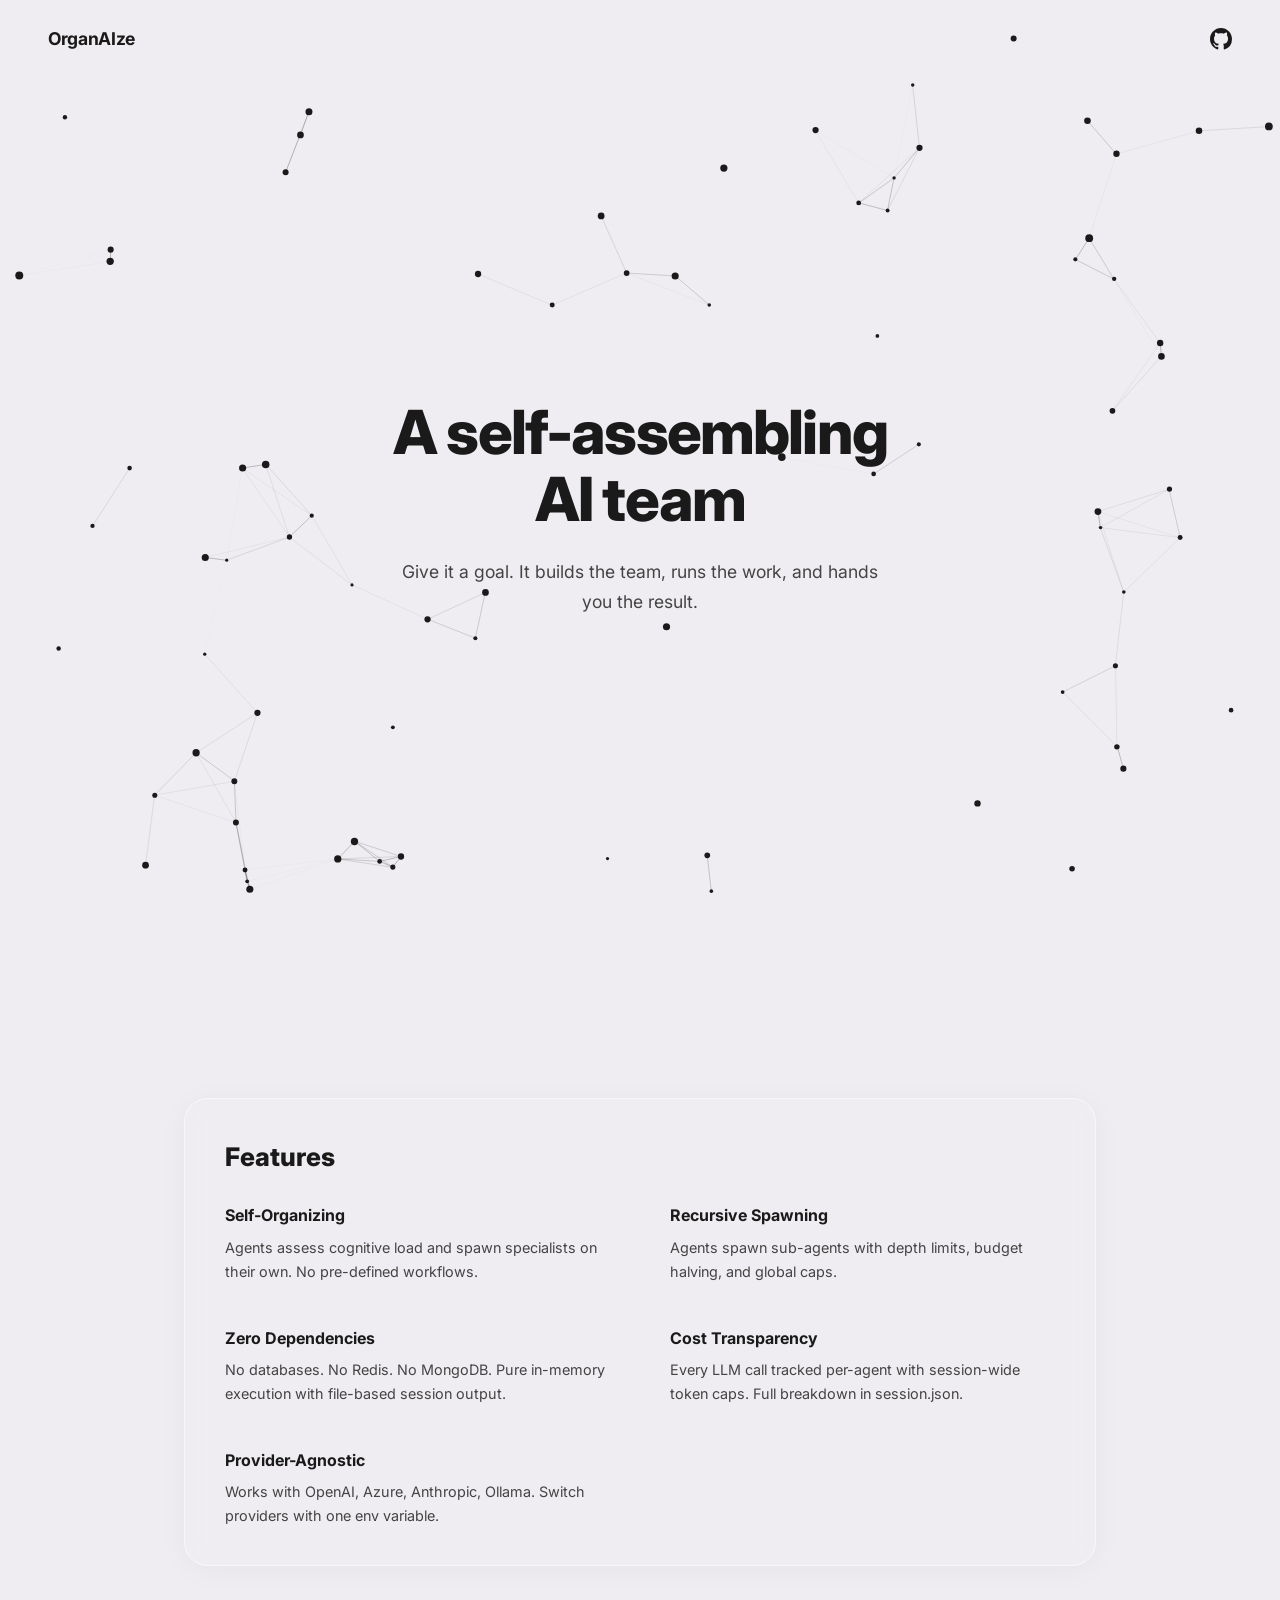
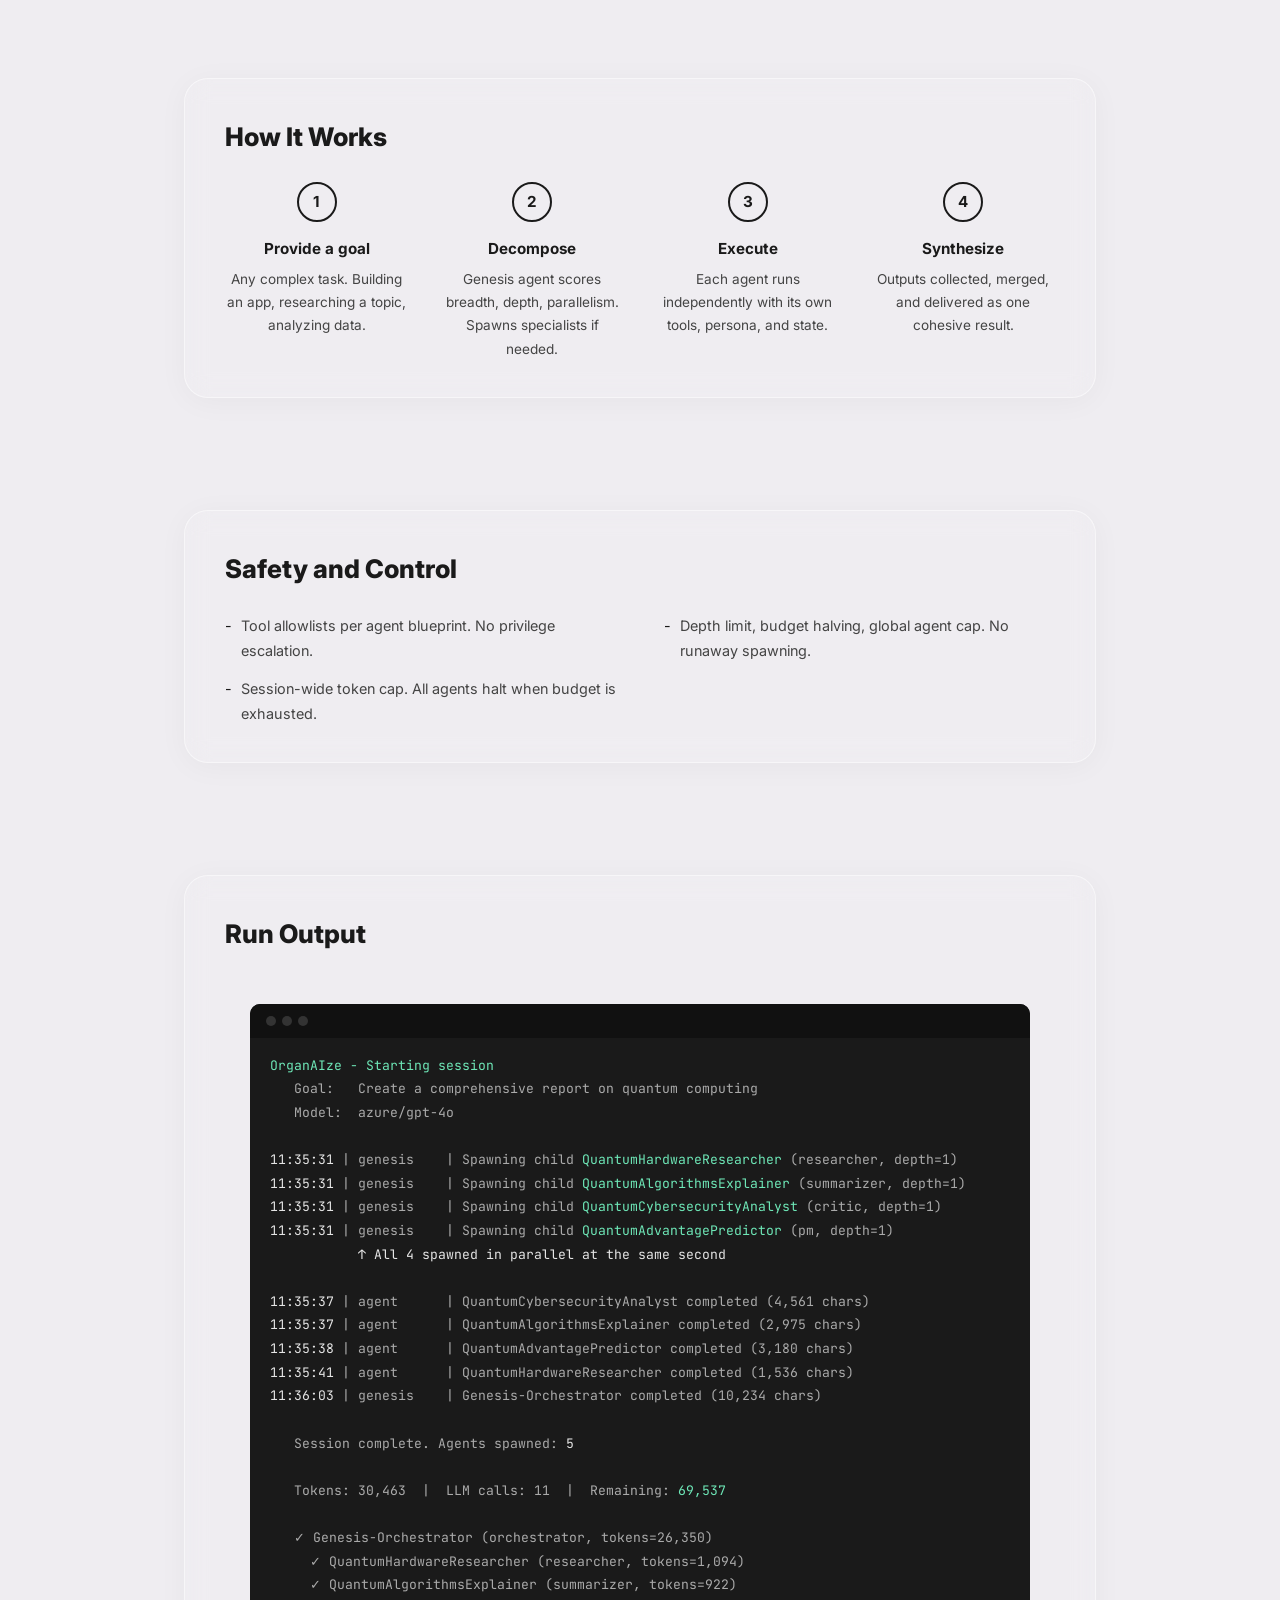
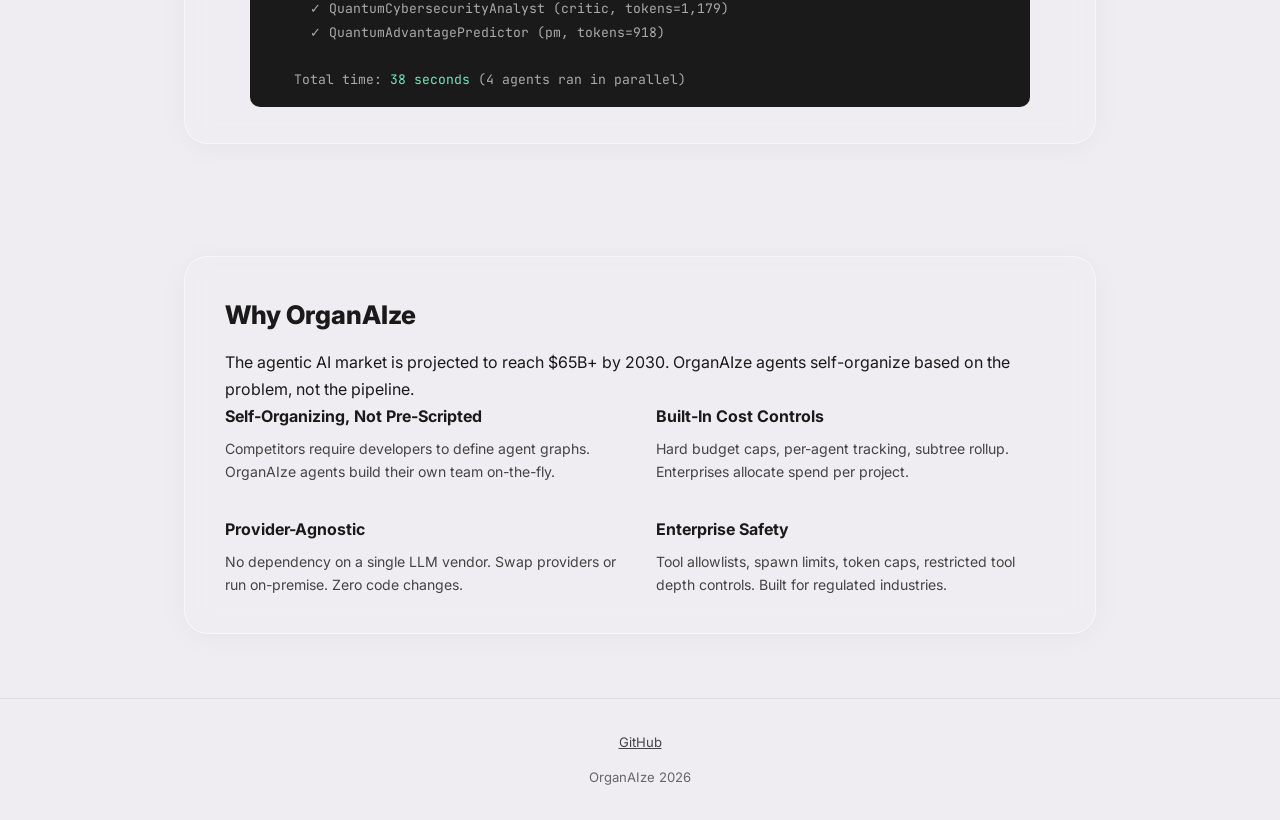
<file: docs/index.html>
<!DOCTYPE html>
<html lang="en">
<head>
<meta charset="UTF-8">
<meta name="viewport" content="width=device-width, initial-scale=1.0">
<title>OrganAIze</title>
<link rel="stylesheet" href="style.css">
<link href="https://fonts.googleapis.com/css2?family=Inter:wght@400;500;600;700;800&family=JetBrains+Mono:wght@400;500&display=swap" rel="stylesheet">
</head>
<body>

<nav>
  <div class="logo">OrganAIze</div>
  <a href="https://github.com/akashchekka/OrganAIze" aria-label="GitHub" style="color:#1a1a1a;display:flex"><svg width="22" height="22" viewBox="0 0 16 16" fill="currentColor"><path d="M8 0C3.58 0 0 3.58 0 8c0 3.54 2.29 6.53 5.47 7.59.4.07.55-.17.55-.38 0-.19-.01-.82-.01-1.49-2.01.37-2.53-.49-2.69-.94-.09-.23-.48-.94-.82-1.13-.28-.15-.68-.52-.01-.53.63-.01 1.08.58 1.23.82.72 1.21 1.87.87 2.33.66.07-.52.28-.87.51-1.07-1.78-.2-3.64-.89-3.64-3.95 0-.87.31-1.59.82-2.15-.08-.2-.36-1.02.08-2.12 0 0 .67-.21 2.2.82.64-.18 1.32-.27 2-.27.68 0 1.36.09 2 .27 1.53-1.04 2.2-.82 2.2-.82.44 1.1.16 1.92.08 2.12.51.56.82 1.27.82 2.15 0 3.07-1.87 3.75-3.65 3.95.29.25.54.73.54 1.48 0 1.07-.01 1.93-.01 2.2 0 .21.15.46.55.38A8.013 8.013 0 0016 8c0-4.42-3.58-8-8-8z"/></svg></a>
</nav>

<!-- Hero -->
<section class="hero">
  <div class="container">
    <div class="hero-left">
      <h1>A self-assembling<br>AI team</h1>
      <p>Give it a goal. It builds the team, runs the work, and hands you the result.</p>
    </div>
  </div>
</section>

<!-- Particle canvas (full page background) -->
<canvas id="particle-canvas"></canvas>

<!-- Features -->
<section id="features">
  <div class="container">
    <div class="glass">
    <h2 class="section-heading">Features</h2>
    <div class="features">
      <div class="feature">
        <h3>Self-Organizing</h3>
        <p>Agents assess cognitive load and spawn specialists on their own. No pre-defined workflows.</p>
      </div>
      <div class="feature">
        <h3>Recursive Spawning</h3>
        <p>Agents spawn sub-agents with depth limits, budget halving, and global caps.</p>
      </div>
      <div class="feature">
        <h3>Zero Dependencies</h3>
        <p>No databases. No Redis. No MongoDB. Pure in-memory execution with file-based session output.</p>
      </div>
      <div class="feature">
        <h3>Cost Transparency</h3>
        <p>Every LLM call tracked per-agent with session-wide token caps. Full breakdown in session.json.</p>
      </div>
      <div class="feature">
        <h3>Provider-Agnostic</h3>
        <p>Works with OpenAI, Azure, Anthropic, Ollama. Switch providers with one env variable.</p>
      </div>
    </div>
    </div>
  </div>
</section>

<!-- How It Works -->
<section id="how">
  <div class="container">
    <div class="glass">
    <h2 class="section-heading">How It Works</h2>
    <div class="steps">
      <div>
        <div class="step-num">1</div>
        <h3>Provide a goal</h3>
        <p>Any complex task. Building an app, researching a topic, analyzing data.</p>
      </div>
      <div>
        <div class="step-num">2</div>
        <h3>Decompose</h3>
        <p>Genesis agent scores breadth, depth, parallelism. Spawns specialists if needed.</p>
      </div>
      <div>
        <div class="step-num">3</div>
        <h3>Execute</h3>
        <p>Each agent runs independently with its own tools, persona, and state.</p>
      </div>
      <div>
        <div class="step-num">4</div>
        <h3>Synthesize</h3>
        <p>Outputs collected, merged, and delivered as one cohesive result.</p>
      </div>
    </div>
    </div>
  </div>
</section>

<!-- Safety -->
<section id="safety">
  <div class="container">
    <div class="glass">
    <h2 class="section-heading">Safety and Control</h2>
    <ul class="safety-list">
      <li>Tool allowlists per agent blueprint. No privilege escalation.</li>
      <li>Session-wide token cap. All agents halt when budget is exhausted.</li>
      <li>Depth limit, budget halving, global agent cap. No runaway spawning.</li>
    </ul>
    </div>
  </div>
</section>

<!-- Run Output -->
<section id="demo">
  <div class="container">
    <div class="glass">
    <h2 class="section-heading">Run Output</h2>
    <div class="terminal" style="max-width:780px">
      <div class="terminal-bar"><span></span><span></span><span></span></div>
      <div class="terminal-body" style="white-space:pre;overflow-x:auto"><span class="g">OrganAIze - Starting session</span>
   Goal:   Create a comprehensive report on quantum computing
   Model:  azure/gpt-4o

<span class="w">11:35:31</span> | genesis    | Spawning child <span class="g">QuantumHardwareResearcher</span> (researcher, depth=1)
<span class="w">11:35:31</span> | genesis    | Spawning child <span class="g">QuantumAlgorithmsExplainer</span> (summarizer, depth=1)
<span class="w">11:35:31</span> | genesis    | Spawning child <span class="g">QuantumCybersecurityAnalyst</span> (critic, depth=1)
<span class="w">11:35:31</span> | genesis    | Spawning child <span class="g">QuantumAdvantagePredictor</span> (pm, depth=1)
           <span class="w">&#8593; All 4 spawned in parallel at the same second</span>

<span class="w">11:35:37</span> | agent      | QuantumCybersecurityAnalyst completed (4,561 chars)
<span class="w">11:35:37</span> | agent      | QuantumAlgorithmsExplainer completed (2,975 chars)
<span class="w">11:35:38</span> | agent      | QuantumAdvantagePredictor completed (3,180 chars)
<span class="w">11:35:41</span> | agent      | QuantumHardwareResearcher completed (1,536 chars)
<span class="w">11:36:03</span> | genesis    | Genesis-Orchestrator completed (10,234 chars)

   Session complete. Agents spawned: <span class="w">5</span>

   Tokens: 30,463  |  LLM calls: 11  |  Remaining: <span class="g">69,537</span>

   <span class=\"g\">&#10003;</span> <span class=\"w\">Genesis-Orchestrator</span> (orchestrator, tokens=26,350)
     <span class=\"g\">&#10003;</span> QuantumHardwareResearcher (researcher, tokens=1,094)
     <span class=\"g\">&#10003;</span> QuantumAlgorithmsExplainer (summarizer, tokens=922)
     <span class=\"g\">&#10003;</span> QuantumCybersecurityAnalyst (critic, tokens=1,179)
     <span class=\"g\">&#10003;</span> QuantumAdvantagePredictor (pm, tokens=918)

   Total time: <span class="g">38 seconds</span> (4 agents ran in parallel)</div>
    </div>
    </div>
  </div>
</section>

<!-- Investors -->
<section id="investors">
  <div class="container">
    <div class="glass">
    <h2 class="section-heading" style="margin-bottom:12px">Why OrganAIze</h2>
    <p class="section-subtitle">The agentic AI market is projected to reach $65B+ by 2030. OrganAIze agents self-organize based on the problem, not the pipeline.</p>
    <div class="investor-grid">
      <div class="inv-card">
        <h3>Self-Organizing, Not Pre-Scripted</h3>
        <p>Competitors require developers to define agent graphs. OrganAIze agents build their own team on-the-fly.</p>
      </div>
      <div class="inv-card">
        <h3>Built-In Cost Controls</h3>
        <p>Hard budget caps, per-agent tracking, subtree rollup. Enterprises allocate spend per project.</p>
      </div>
      <div class="inv-card">
        <h3>Provider-Agnostic</h3>
        <p>No dependency on a single LLM vendor. Swap providers or run on-premise. Zero code changes.</p>
      </div>
      <div class="inv-card">
        <h3>Enterprise Safety</h3>
        <p>Tool allowlists, spawn limits, token caps, restricted tool depth controls. Built for regulated industries.</p>
      </div>
    </div>

    </div>
  </div>
</section>

<footer>
  <a href="https://github.com/akashchekka/OrganAIze">GitHub</a>
  <p style="margin-top:12px">OrganAIze 2026</p>
</footer>

<script>
(function(){
  var c=document.getElementById('particle-canvas');
  if(!c)return;
  var ctx=c.getContext('2d');
  var mouse={x:null,y:null,radius:40};
  var particles=[];
  var count=80;
  var linkDist=100;

  function resize(){
    c.width=window.innerWidth;
    c.height=window.innerHeight;
  }
  resize();
  window.addEventListener('resize',resize);

  document.addEventListener('mousemove',function(e){
    mouse.x=e.clientX;
    mouse.y=e.clientY;
  });
  document.addEventListener('mouseleave',function(){mouse.x=null;mouse.y=null;});

  function Particle(){
    this.ox=Math.random()*c.width;
    this.oy=Math.random()*c.height;
    this.x=this.ox;
    this.y=this.oy;
    this.vx=0;
    this.vy=0;
    this.r=Math.random()*2.5+1.5;
    // Gentle ambient drift
    this.driftAngle=Math.random()*Math.PI*2;
    this.driftSpeed=Math.random()*.15+.05;
    this.driftRadius=Math.random()*15+8;
    this.driftPhase=Math.random()*Math.PI*2;
  }
  Particle.prototype.update=function(t){
    // Ambient drift around original position
    this.driftPhase+=.02;
    var driftX=Math.cos(this.driftPhase+this.driftAngle)*this.driftRadius;
    var driftY=Math.sin(this.driftPhase*0.7+this.driftAngle)*this.driftRadius;
    var targetX=this.ox+driftX;
    var targetY=this.oy+driftY;

    // Always drift
    this.vx+=(targetX-this.x)*.05;
    this.vy+=(targetY-this.y)*.05;

    // Push away from mouse
    if(mouse.x!==null){
      var dx=this.x-mouse.x;
      var dy=this.y-mouse.y;
      var dist=Math.sqrt(dx*dx+dy*dy);
      if(dist<mouse.radius){
        var force=(mouse.radius-dist)/mouse.radius*1.2;
        this.vx+=dx/dist*force;
        this.vy+=dy/dist*force;
      }
    }

    this.vx*=.85;
    this.vy*=.85;
    this.x+=this.vx;
    this.y+=this.vy;
  };
  Particle.prototype.draw=function(){
    ctx.beginPath();
    ctx.arc(this.x,this.y,this.r,0,Math.PI*2);
    ctx.fillStyle='rgba(26,26,26,1)';
    ctx.fill();
  };

  for(var i=0;i<count;i++) particles.push(new Particle());

  function animate(){
    ctx.clearRect(0,0,c.width,c.height);
    for(var i=0;i<particles.length;i++){
      particles[i].update();
      particles[i].draw();
      for(var j=i+1;j<particles.length;j++){
        var dx=particles[i].x-particles[j].x;
        var dy=particles[i].y-particles[j].y;
        var dist=Math.sqrt(dx*dx+dy*dy);
        if(dist<linkDist){
          ctx.beginPath();
          ctx.moveTo(particles[i].x,particles[i].y);
          ctx.lineTo(particles[j].x,particles[j].y);
          ctx.strokeStyle='rgba(26,26,26,'+(0.4*(1-dist/linkDist))+')';
          ctx.lineWidth=.8;
          ctx.stroke();
        }
      }
    }
    requestAnimationFrame(animate);
  }
  animate();
})();
</script>

</body>
</html>
</file>
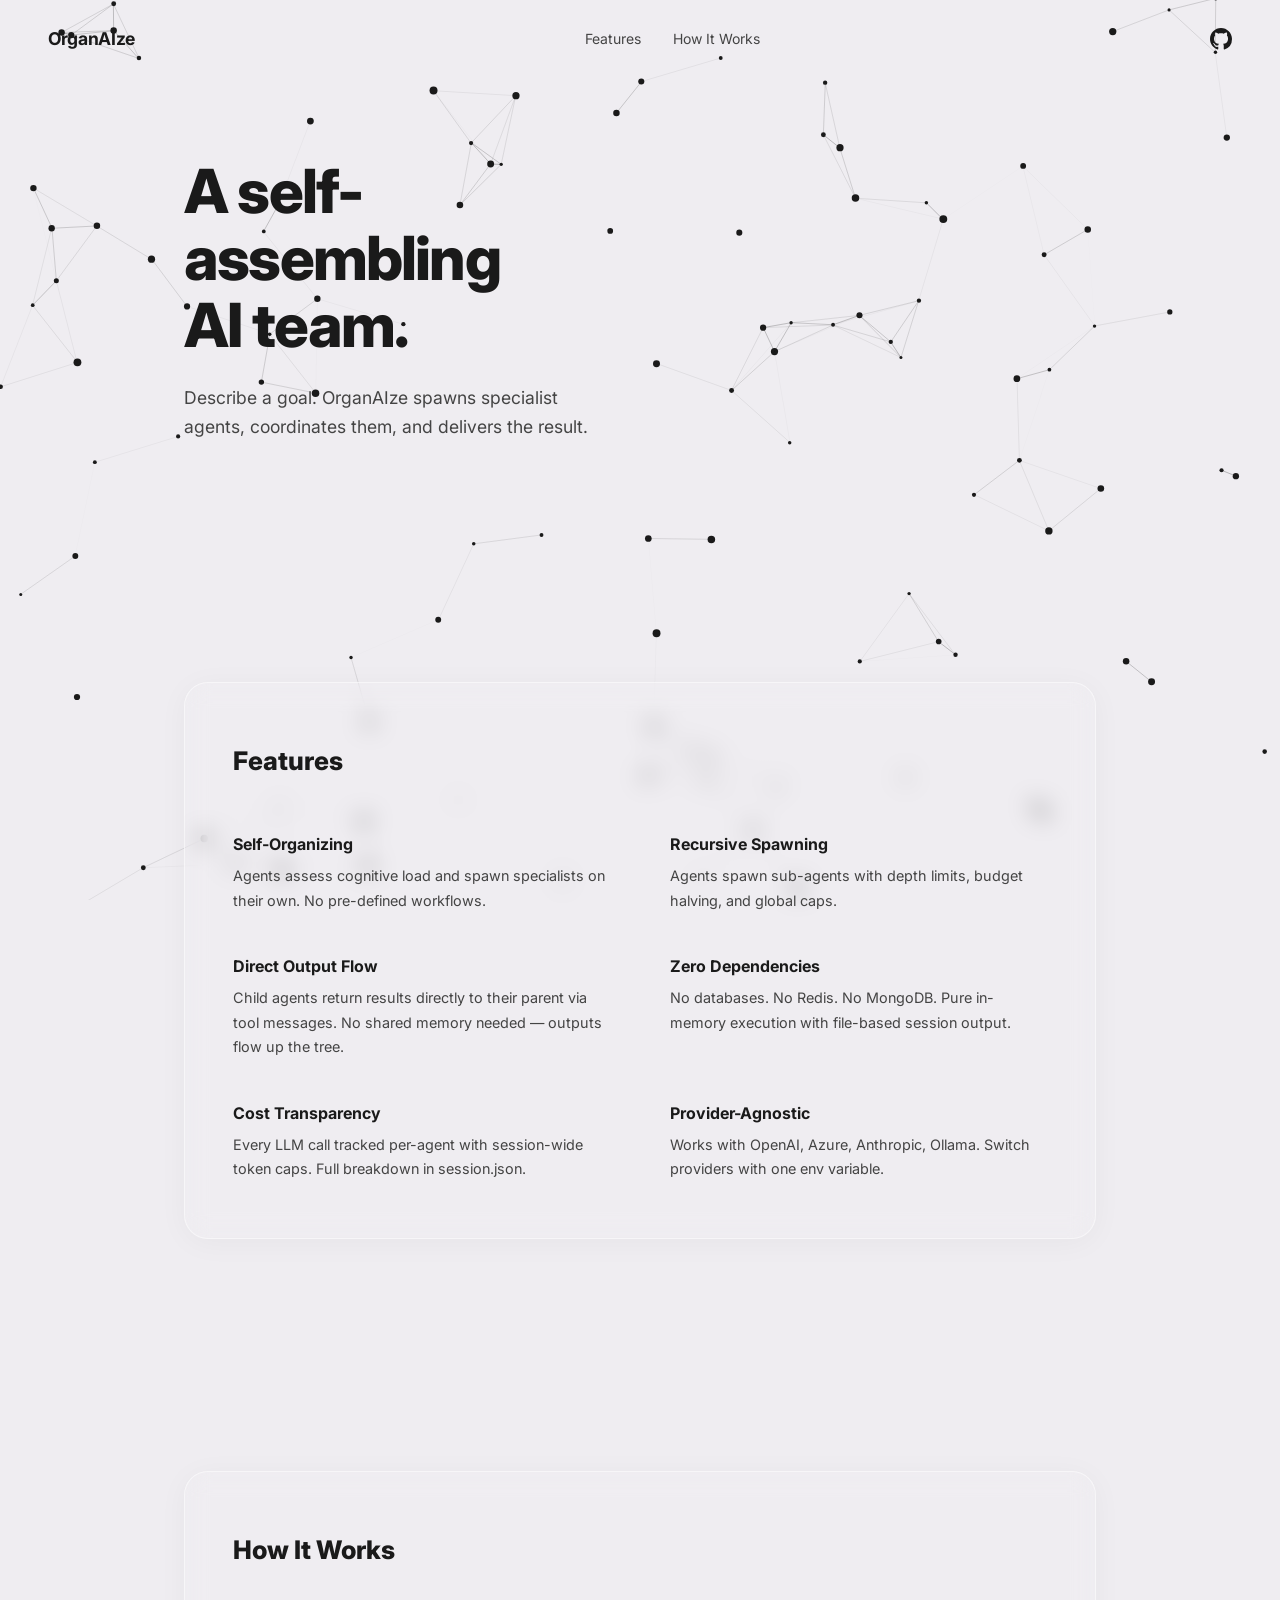
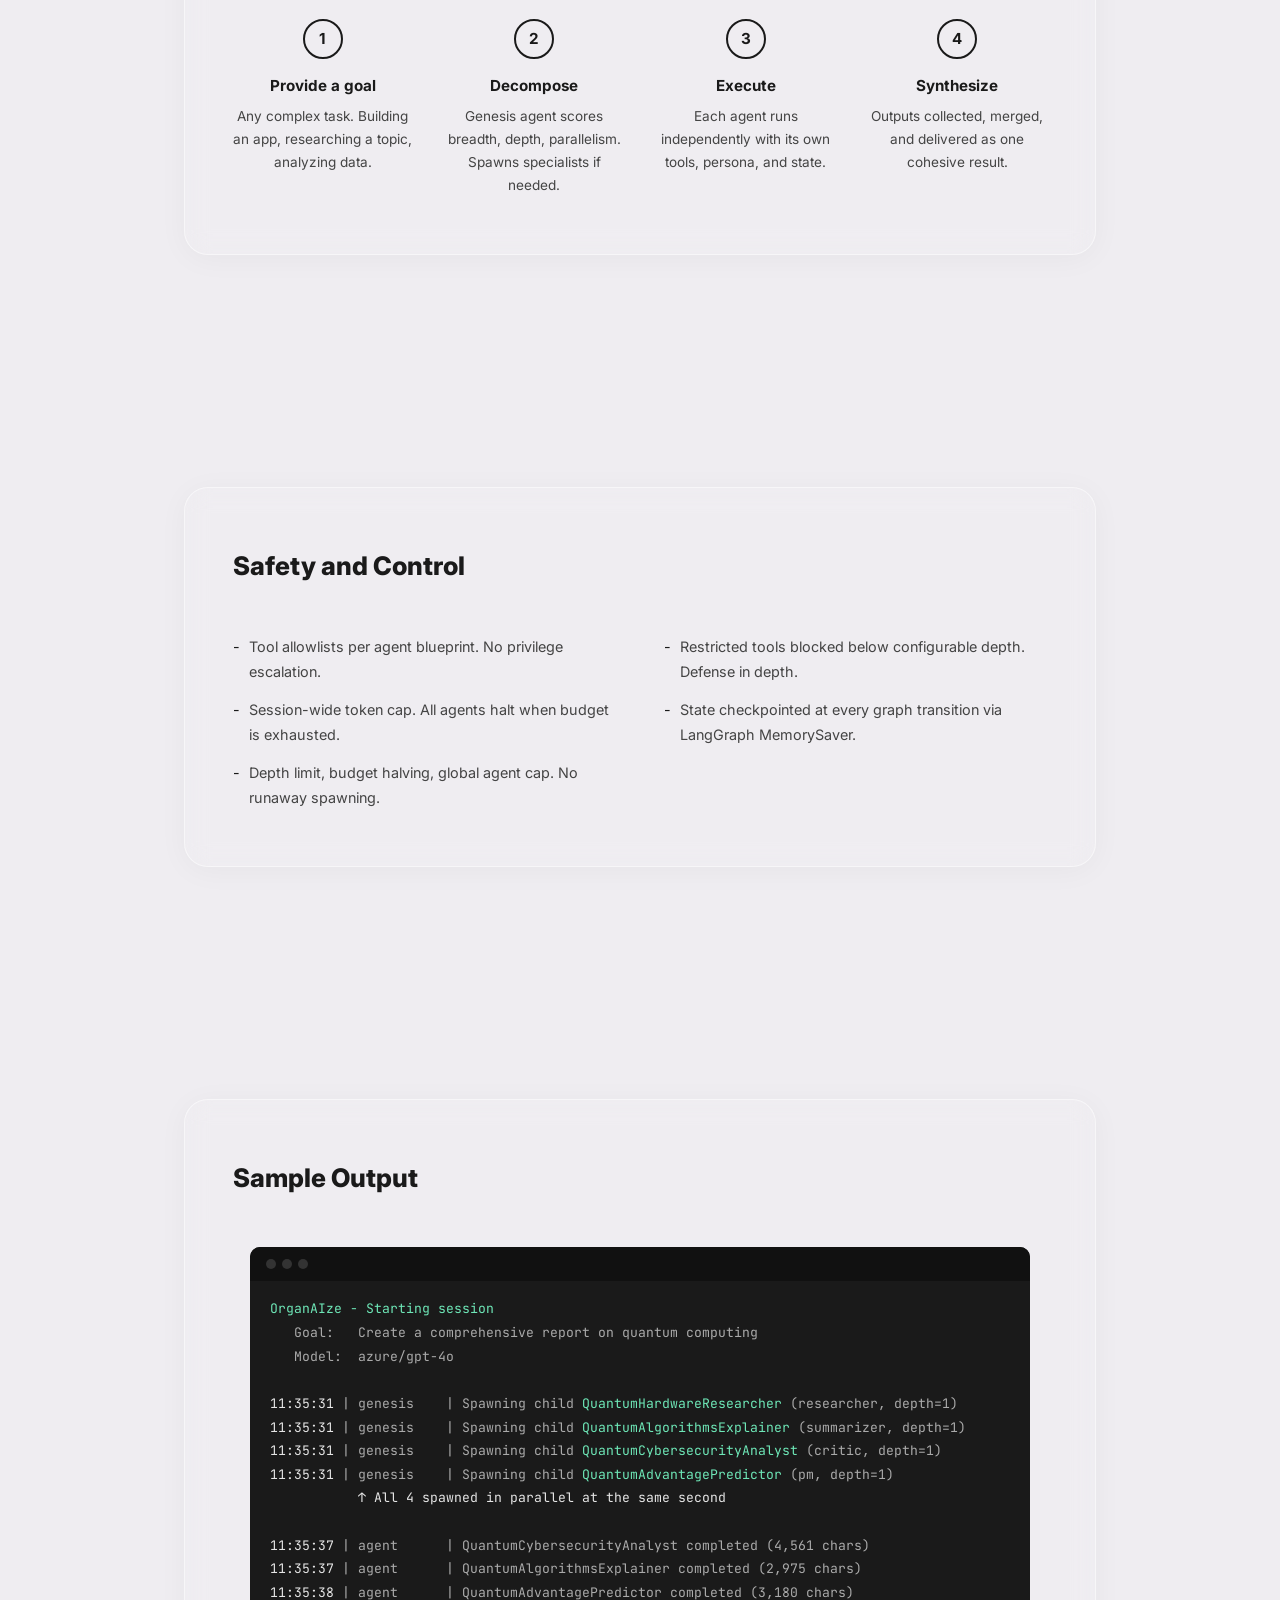
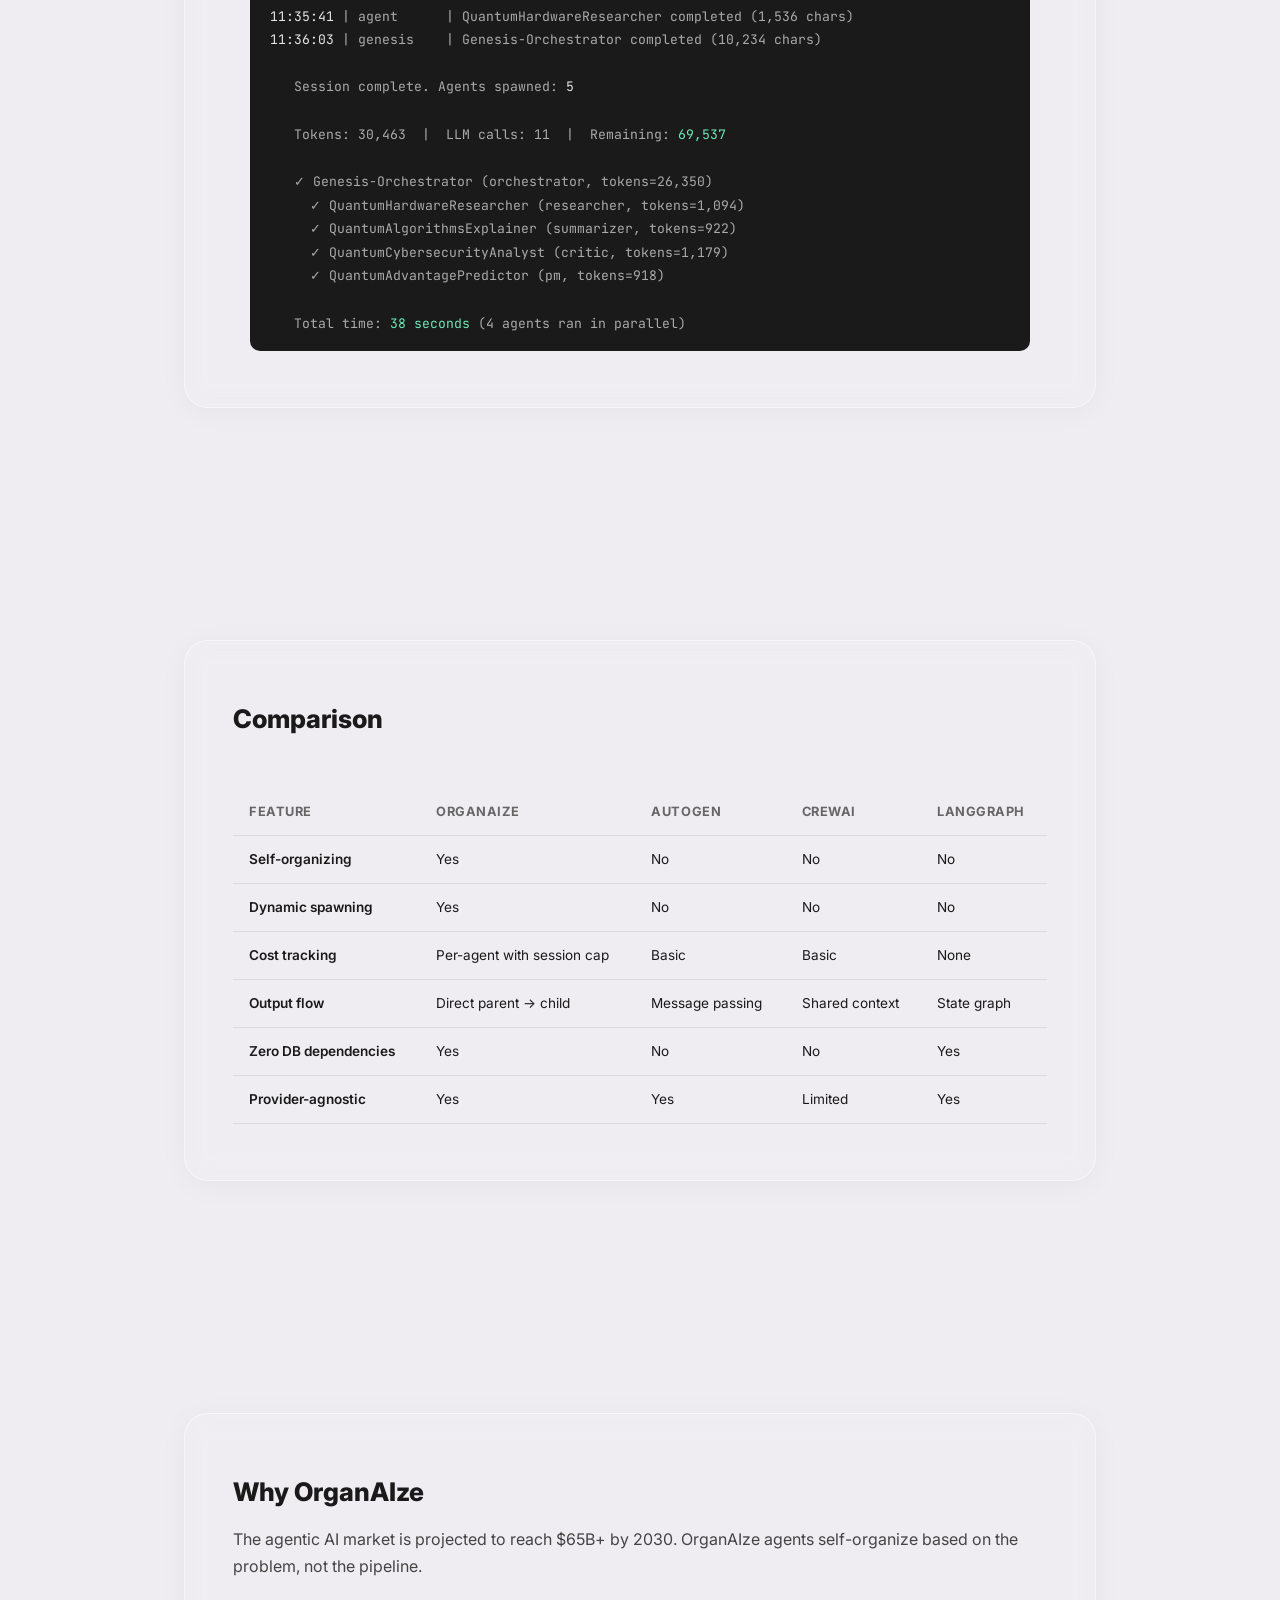
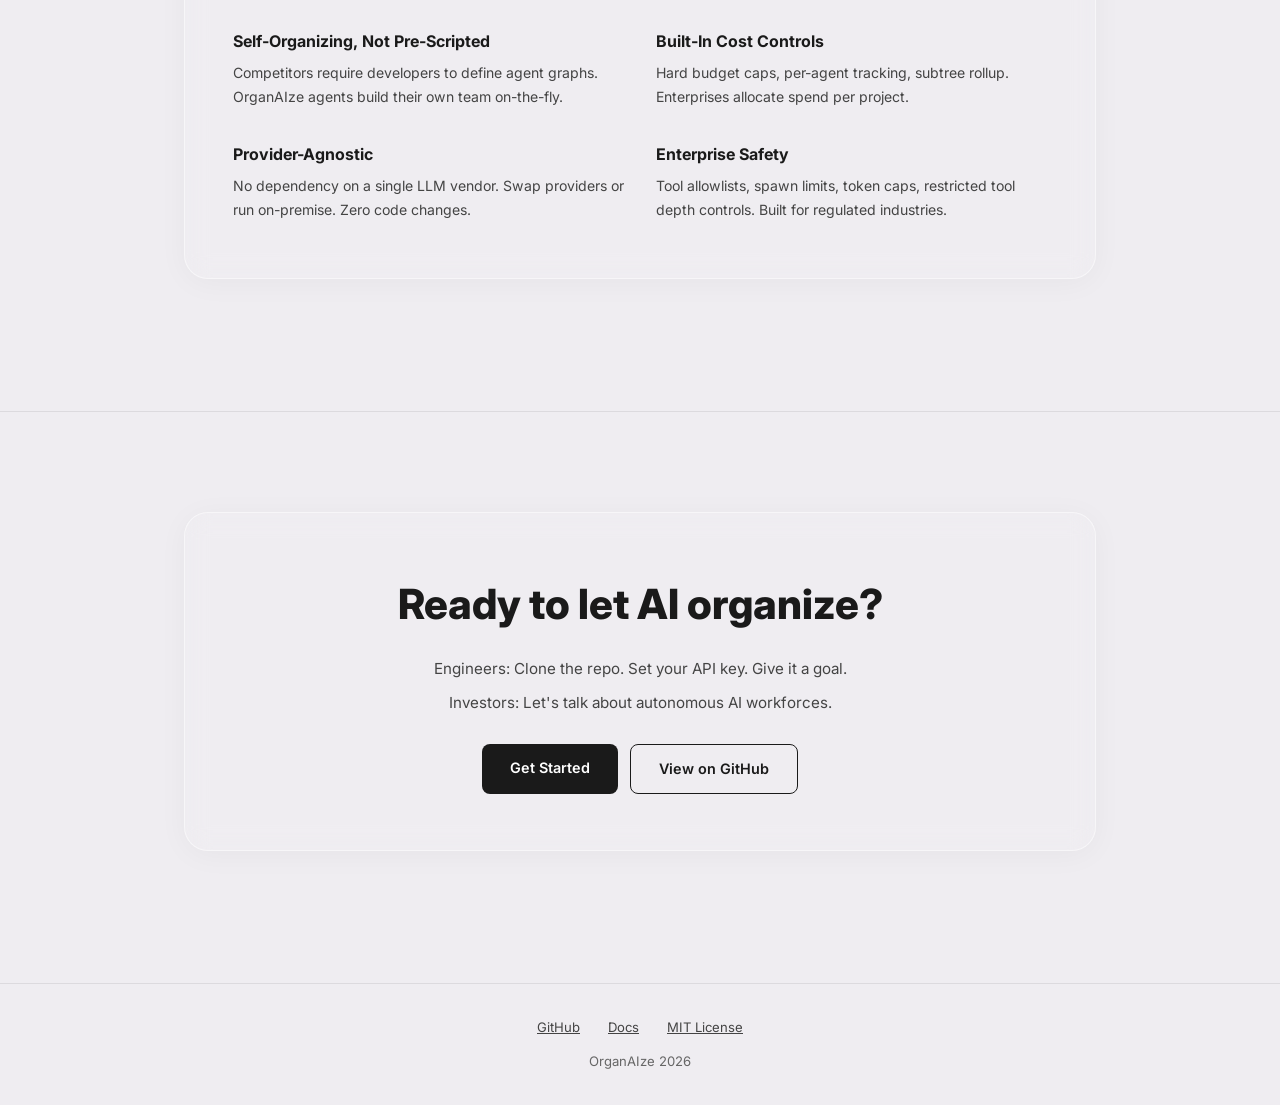
<file: site/index.html>
<!DOCTYPE html>
<html lang="en">
<head>
<meta charset="UTF-8">
<meta name="viewport" content="width=device-width, initial-scale=1.0">
<title>OrganAIze</title>
<link rel="stylesheet" href="style.css">
<link href="https://fonts.googleapis.com/css2?family=Inter:wght@400;500;600;700;800&family=JetBrains+Mono:wght@400;500&display=swap" rel="stylesheet">
</head>
<body>

<nav>
  <div class="logo">OrganAIze</div>
  <ul class="nav-links">
    <li><a href="#features">Features</a></li>
    <li><a href="#how">How It Works</a></li>
  </ul>
  <a href="#" aria-label="GitHub" style="color:#1a1a1a;display:flex"><svg width="22" height="22" viewBox="0 0 16 16" fill="currentColor"><path d="M8 0C3.58 0 0 3.58 0 8c0 3.54 2.29 6.53 5.47 7.59.4.07.55-.17.55-.38 0-.19-.01-.82-.01-1.49-2.01.37-2.53-.49-2.69-.94-.09-.23-.48-.94-.82-1.13-.28-.15-.68-.52-.01-.53.63-.01 1.08.58 1.23.82.72 1.21 1.87.87 2.33.66.07-.52.28-.87.51-1.07-1.78-.2-3.64-.89-3.64-3.95 0-.87.31-1.59.82-2.15-.08-.2-.36-1.02.08-2.12 0 0 .67-.21 2.2.82.64-.18 1.32-.27 2-.27.68 0 1.36.09 2 .27 1.53-1.04 2.2-.82 2.2-.82.44 1.1.16 1.92.08 2.12.51.56.82 1.27.82 2.15 0 3.07-1.87 3.75-3.65 3.95.29.25.54.73.54 1.48 0 1.07-.01 1.93-.01 2.2 0 .21.15.46.55.38A8.013 8.013 0 0016 8c0-4.42-3.58-8-8-8z"/></svg></a>
</nav>

<!-- Hero -->
<section class="hero">
  <div class="container">
    <div class="hero-left">
      <h1>A self-assembling<br>AI team.</h1>
      <p>Describe a goal. OrganAIze spawns specialist agents, coordinates them, and delivers the result.</p>
    </div>
    <div class="hero-visual"></div>
  </div>
</section>

<!-- Particle canvas (full page background) -->
<canvas id="particle-canvas"></canvas>

<!-- Features -->
<section id="features">
  <div class="container">
    <div class="glass">
    <h2 class="section-heading">Features</h2>
    <div class="features">
      <div class="feature">
        <h3>Self-Organizing</h3>
        <p>Agents assess cognitive load and spawn specialists on their own. No pre-defined workflows.</p>
      </div>
      <div class="feature">
        <h3>Recursive Spawning</h3>
        <p>Agents spawn sub-agents with depth limits, budget halving, and global caps.</p>
      </div>
      <div class="feature">
        <h3>Direct Output Flow</h3>
        <p>Child agents return results directly to their parent via tool messages. No shared memory needed — outputs flow up the tree.</p>
      </div>
      <div class="feature">
        <h3>Zero Dependencies</h3>
        <p>No databases. No Redis. No MongoDB. Pure in-memory execution with file-based session output.</p>
      </div>
      <div class="feature">
        <h3>Cost Transparency</h3>
        <p>Every LLM call tracked per-agent with session-wide token caps. Full breakdown in session.json.</p>
      </div>
      <div class="feature">
        <h3>Provider-Agnostic</h3>
        <p>Works with OpenAI, Azure, Anthropic, Ollama. Switch providers with one env variable.</p>
      </div>
    </div>
    </div>
  </div>
</section>

<!-- How It Works -->
<section id="how">
  <div class="container">
    <div class="glass">
    <h2 class="section-heading">How It Works</h2>
    <div class="steps">
      <div>
        <div class="step-num">1</div>
        <h3>Provide a goal</h3>
        <p>Any complex task. Building an app, researching a topic, analyzing data.</p>
      </div>
      <div>
        <div class="step-num">2</div>
        <h3>Decompose</h3>
        <p>Genesis agent scores breadth, depth, parallelism. Spawns specialists if needed.</p>
      </div>
      <div>
        <div class="step-num">3</div>
        <h3>Execute</h3>
        <p>Each agent runs independently with its own tools, persona, and state.</p>
      </div>
      <div>
        <div class="step-num">4</div>
        <h3>Synthesize</h3>
        <p>Outputs collected, merged, and delivered as one cohesive result.</p>
      </div>
    </div>
    </div>
  </div>
</section>

<!-- Safety -->
<section id="safety">
  <div class="container">
    <div class="glass">
    <h2 class="section-heading">Safety and Control</h2>
    <ul class="safety-list">
      <li>Tool allowlists per agent blueprint. No privilege escalation.</li>
      <li>Session-wide token cap. All agents halt when budget is exhausted.</li>
      <li>Depth limit, budget halving, global agent cap. No runaway spawning.</li>
      <li>Restricted tools blocked below configurable depth. Defense in depth.</li>
      <li>State checkpointed at every graph transition via LangGraph MemorySaver.</li>
    </ul>
    </div>
  </div>
</section>

<!-- Sample Output -->
<section id="demo">
  <div class="container">
    <div class="glass">
    <h2 class="section-heading">Sample Output</h2>
    <div class="terminal" style="max-width:780px">
      <div class="terminal-bar"><span></span><span></span><span></span></div>
      <div class="terminal-body" style="white-space:pre;overflow-x:auto"><span class="g">OrganAIze - Starting session</span>
   Goal:   Create a comprehensive report on quantum computing
   Model:  azure/gpt-4o

<span class="w">11:35:31</span> | genesis    | Spawning child <span class="g">QuantumHardwareResearcher</span> (researcher, depth=1)
<span class="w">11:35:31</span> | genesis    | Spawning child <span class="g">QuantumAlgorithmsExplainer</span> (summarizer, depth=1)
<span class="w">11:35:31</span> | genesis    | Spawning child <span class="g">QuantumCybersecurityAnalyst</span> (critic, depth=1)
<span class="w">11:35:31</span> | genesis    | Spawning child <span class="g">QuantumAdvantagePredictor</span> (pm, depth=1)
           <span class="w">&#8593; All 4 spawned in parallel at the same second</span>

<span class="w">11:35:37</span> | agent      | QuantumCybersecurityAnalyst completed (4,561 chars)
<span class="w">11:35:37</span> | agent      | QuantumAlgorithmsExplainer completed (2,975 chars)
<span class="w">11:35:38</span> | agent      | QuantumAdvantagePredictor completed (3,180 chars)
<span class="w">11:35:41</span> | agent      | QuantumHardwareResearcher completed (1,536 chars)
<span class="w">11:36:03</span> | genesis    | Genesis-Orchestrator completed (10,234 chars)

   Session complete. Agents spawned: <span class="w">5</span>

   Tokens: 30,463  |  LLM calls: 11  |  Remaining: <span class="g">69,537</span>

   <span class=\"g\">&#10003;</span> <span class=\"w\">Genesis-Orchestrator</span> (orchestrator, tokens=26,350)
     <span class=\"g\">&#10003;</span> QuantumHardwareResearcher (researcher, tokens=1,094)
     <span class=\"g\">&#10003;</span> QuantumAlgorithmsExplainer (summarizer, tokens=922)
     <span class=\"g\">&#10003;</span> QuantumCybersecurityAnalyst (critic, tokens=1,179)
     <span class=\"g\">&#10003;</span> QuantumAdvantagePredictor (pm, tokens=918)

   Total time: <span class="g">38 seconds</span> (4 agents ran in parallel)</div>
    </div>
    </div>
  </div>
</section>

<!-- Comparison -->
<section id="comparison">
  <div class="container">
    <div class="glass">
    <h2 class="section-heading">Comparison</h2>
    <div class="table-wrap">
      <table>
        <thead>
          <tr><th>Feature</th><th>OrganAIze</th><th>AutoGen</th><th>CrewAI</th><th>LangGraph</th></tr>
        </thead>
        <tbody>
          <tr><td>Self-organizing</td><td>Yes</td><td>No</td><td>No</td><td>No</td></tr>
          <tr><td>Dynamic spawning</td><td>Yes</td><td>No</td><td>No</td><td>No</td></tr>
          <tr><td>Cost tracking</td><td>Per-agent with session cap</td><td>Basic</td><td>Basic</td><td>None</td></tr>
          <tr><td>Output flow</td><td>Direct parent → child</td><td>Message passing</td><td>Shared context</td><td>State graph</td></tr>
          <tr><td>Zero DB dependencies</td><td>Yes</td><td>No</td><td>No</td><td>Yes</td></tr>
          <tr><td>Provider-agnostic</td><td>Yes</td><td>Yes</td><td>Limited</td><td>Yes</td></tr>
        </tbody>
      </table>
    </div>
    </div>
  </div>
</section>

<!-- Investors -->
<section id="investors">
  <div class="container">
    <div class="glass">
    <h2 class="section-heading" style="margin-bottom:12px">Why OrganAIze</h2>
    <p class="section-subtitle">The agentic AI market is projected to reach $65B+ by 2030. OrganAIze agents self-organize based on the problem, not the pipeline.</p>
    <div class="investor-grid">
      <div class="inv-card">
        <h3>Self-Organizing, Not Pre-Scripted</h3>
        <p>Competitors require developers to define agent graphs. OrganAIze agents build their own team on-the-fly.</p>
      </div>
      <div class="inv-card">
        <h3>Built-In Cost Controls</h3>
        <p>Hard budget caps, per-agent tracking, subtree rollup. Enterprises allocate spend per project.</p>
      </div>
      <div class="inv-card">
        <h3>Provider-Agnostic</h3>
        <p>No dependency on a single LLM vendor. Swap providers or run on-premise. Zero code changes.</p>
      </div>
      <div class="inv-card">
        <h3>Enterprise Safety</h3>
        <p>Tool allowlists, spawn limits, token caps, restricted tool depth controls. Built for regulated industries.</p>
      </div>
    </div>

    </div>
  </div>
</section>

<!-- CTA -->
<section class="cta">
  <div class="container">
    <div class="glass cta-glass">
    <h2>Ready to let AI organize?</h2>
    <p>Engineers: Clone the repo. Set your API key. Give it a goal.</p>
    <p>Investors: Let's talk about autonomous AI workforces.</p>
    <div class="hero-buttons cta-buttons">
      <a href="#" class="btn btn-dark">Get Started</a>
      <a href="#" class="btn btn-outline">View on GitHub</a>
    </div>
    </div>
  </div>
</section>

<footer>
  <a href="#">GitHub</a>
  <a href="#">Docs</a>
  <a href="#">MIT License</a>
  <p style="margin-top:12px">OrganAIze 2026</p>
</footer>

<script>
(function(){
  var c=document.getElementById('particle-canvas');
  if(!c)return;
  var ctx=c.getContext('2d');
  var mouse={x:null,y:null,radius:40};
  var particles=[];
  var count=110;
  var linkDist=100;

  function resize(){
    c.width=window.innerWidth;
    c.height=window.innerHeight;
  }
  resize();
  window.addEventListener('resize',resize);

  document.addEventListener('mousemove',function(e){
    mouse.x=e.clientX;
    mouse.y=e.clientY;
  });
  document.addEventListener('mouseleave',function(){mouse.x=null;mouse.y=null;});

  function Particle(){
    this.ox=Math.random()*c.width;
    this.oy=Math.random()*c.height;
    this.x=this.ox;
    this.y=this.oy;
    this.vx=0;
    this.vy=0;
    this.r=Math.random()*2.5+1.5;
    // Gentle ambient drift
    this.driftAngle=Math.random()*Math.PI*2;
    this.driftSpeed=Math.random()*.15+.05;
    this.driftRadius=Math.random()*15+8;
    this.driftPhase=Math.random()*Math.PI*2;
  }
  Particle.prototype.update=function(t){
    // Ambient drift around original position
    this.driftPhase+=.02;
    var driftX=Math.cos(this.driftPhase+this.driftAngle)*this.driftRadius;
    var driftY=Math.sin(this.driftPhase*0.7+this.driftAngle)*this.driftRadius;
    var targetX=this.ox+driftX;
    var targetY=this.oy+driftY;

    // Always drift
    this.vx+=(targetX-this.x)*.05;
    this.vy+=(targetY-this.y)*.05;

    // Push away from mouse
    if(mouse.x!==null){
      var dx=this.x-mouse.x;
      var dy=this.y-mouse.y;
      var dist=Math.sqrt(dx*dx+dy*dy);
      if(dist<mouse.radius){
        var force=(mouse.radius-dist)/mouse.radius*1.2;
        this.vx+=dx/dist*force;
        this.vy+=dy/dist*force;
      }
    }

    this.vx*=.85;
    this.vy*=.85;
    this.x+=this.vx;
    this.y+=this.vy;
  };
  Particle.prototype.draw=function(){
    ctx.beginPath();
    ctx.arc(this.x,this.y,this.r,0,Math.PI*2);
    ctx.fillStyle='rgba(26,26,26,1)';
    ctx.fill();
  };

  for(var i=0;i<count;i++) particles.push(new Particle());

  function animate(){
    ctx.clearRect(0,0,c.width,c.height);
    for(var i=0;i<particles.length;i++){
      particles[i].update();
      particles[i].draw();
      for(var j=i+1;j<particles.length;j++){
        var dx=particles[i].x-particles[j].x;
        var dy=particles[i].y-particles[j].y;
        var dist=Math.sqrt(dx*dx+dy*dy);
        if(dist<linkDist){
          ctx.beginPath();
          ctx.moveTo(particles[i].x,particles[i].y);
          ctx.lineTo(particles[j].x,particles[j].y);
          ctx.strokeStyle='rgba(26,26,26,'+(0.4*(1-dist/linkDist))+')';
          ctx.lineWidth=.8;
          ctx.stroke();
        }
      }
    }
    requestAnimationFrame(animate);
  }
  animate();
})();
</script>

</body>
</html>
</file>
<file: docs/style.css>
*,*::before,*::after{box-sizing:border-box;margin:0;padding:0}
html{scroll-behavior:smooth;scrollbar-width:none;-ms-overflow-style:none}
html::-webkit-scrollbar{display:none}
body{
  font-family:'Inter',system-ui,sans-serif;
  background:#efedf1;
  color:#1a1a1a;
  line-height:1.7;
  scrollbar-width:none;
  -webkit-overflow-scrolling:touch;
}
body::-webkit-scrollbar{display:none}
a{color:#1a1a1a}

/* Nav */
nav{
  display:flex;align-items:center;justify-content:space-between;
  padding:24px 48px;
}
.logo{font-size:1.1rem;font-weight:700;letter-spacing:-.02em}

/* Container */
.container{max-width:960px;margin:0 auto;padding:0 24px}

/* Sections */
section{padding:48px 0}
section+section{border-top:none}
#features{padding-top:120px}

/* Glass card for content sections */
.glass{
  background:rgba(239,237,241,.01);
  backdrop-filter:blur(12px);
  -webkit-backdrop-filter:blur(12px);
  border:1px solid rgba(255,255,255,.5);
  border-radius:24px;
  padding:36px 40px;
  margin-bottom:16px;
  box-shadow:0 4px 30px rgba(0,0,0,.04);
  position:relative;z-index:1;
  isolation:isolate;
}

/* Hero */
.hero{padding:0;min-height:100vh;display:flex;align-items:center;justify-content:center}
.hero .container{text-align:center;width:100%}
.hero h1{
  font-size:clamp(2.4rem,5vw,3.8rem);
  font-weight:800;letter-spacing:-.03em;
  line-height:1.1;margin-bottom:24px;
}
.hero p{
  font-size:1.1rem;color:#444;
  max-width:480px;margin:0 auto 40px;
}
.hero-buttons{display:flex;gap:12px;flex-wrap:wrap}
.hero-visual{display:none}

/* Particle canvas */
#particle-canvas{
  position:fixed;top:0;left:0;width:100%;height:100%;
  z-index:0;pointer-events:none;
}
nav,.hero,footer{
  position:relative;z-index:2;
}
section{position:relative}

/* Buttons */
.btn{
  padding:12px 28px;border-radius:8px;font-size:.9rem;font-weight:600;
  border:none;cursor:pointer;text-decoration:none;display:inline-block;
}
.btn-dark{background:#1a1a1a;color:#fff}
.btn-dark:hover{background:#333;color:#fff}
.btn-outline{background:transparent;color:#1a1a1a;border:1.5px solid #1a1a1a}
.btn-outline:hover{background:rgba(0,0,0,.05)}

/* Terminal */
.terminal{
  max-width:620px;margin:48px auto 0;text-align:left;
  background:#1a1a1a;border-radius:10px;overflow:hidden;
}
.terminal-bar{display:flex;gap:6px;padding:12px 16px;background:#111}
.terminal-bar span{width:10px;height:10px;border-radius:50%;background:#333}
.terminal-body{
  padding:16px 20px;font-family:'JetBrains Mono',monospace;
  font-size:.82rem;color:#aaa;line-height:1.8;
}
.terminal-body .g{color:#6ee7b7}
.terminal-body .w{color:#e5e5e5}

/* Feature list */
.features{display:grid;grid-template-columns:1fr 1fr;gap:40px 60px}
.feature h3{font-size:1rem;font-weight:700;margin-bottom:6px}
.feature p{font-size:.9rem;color:#444}

/* How it works */
.steps{display:grid;grid-template-columns:repeat(4,1fr);gap:32px;text-align:center}
.step-num{
  width:40px;height:40px;border-radius:50%;
  border:2px solid #1a1a1a;display:flex;align-items:center;justify-content:center;
  font-weight:700;font-size:.95rem;margin:0 auto 14px;
}
.steps h3{font-size:.95rem;font-weight:700;margin-bottom:6px}
.steps p{font-size:.85rem;color:#444}

/* Safety */
.safety-list{columns:2;column-gap:48px}
.safety-list li{
  font-size:.9rem;color:#444;margin-bottom:14px;
  list-style:none;padding-left:16px;position:relative;
}
.safety-list li::before{content:'-';position:absolute;left:0;color:#1a1a1a}

/* Investors */
.investor-grid{display:grid;grid-template-columns:1fr 1fr;gap:32px}
.inv-card h3{font-size:1rem;font-weight:700;margin-bottom:6px}
.inv-card p{font-size:.88rem;color:#444}

/* Footer */
footer{
  text-align:center;padding:32px 0;font-size:.82rem;color:#666;
  border-top:1px solid rgba(0,0,0,.08);
}
footer a{color:#444;margin:0 12px}

/* Section headings */
.section-heading{font-size:1.6rem;font-weight:800;margin-bottom:24px}

/* Responsive */
@media(max-width:768px){
  nav{padding:20px 24px}
  .hero .container{text-align:center}
  .features,.investor-grid{grid-template-columns:1fr}
  .steps{grid-template-columns:1fr 1fr}
  .safety-list{columns:1}
  section{padding:36px 0}
}
@media(max-width:480px){
  .steps{grid-template-columns:1fr}
  .hero h1{font-size:2rem}
}
</file>
<file: site/style.css>
*,*::before,*::after{box-sizing:border-box;margin:0;padding:0}
html{scroll-behavior:smooth;scrollbar-width:none;-ms-overflow-style:none}
html::-webkit-scrollbar{display:none}
body{
  font-family:'Inter',system-ui,sans-serif;
  background:#efedf1;
  color:#1a1a1a;
  line-height:1.7;
  scrollbar-width:none;
  -webkit-overflow-scrolling:touch;
}
body::-webkit-scrollbar{display:none}
a{color:#1a1a1a}

/* Nav */
nav{
  display:flex;align-items:center;justify-content:space-between;
  padding:24px 48px;
}
.logo{font-size:1.1rem;font-weight:700;letter-spacing:-.02em}
.nav-links{display:flex;gap:32px;list-style:none}
.nav-links a{font-size:.875rem;color:#444;text-decoration:none}
.nav-links a:hover{color:#1a1a1a}

/* Container */
.container{max-width:960px;margin:0 auto;padding:0 24px}

/* Sections */
section{padding:100px 0}
section+section{border-top:none}

/* Glass card for content sections */
.glass{
  background:rgba(239,237,241,.01);
  backdrop-filter:blur(12px);
  -webkit-backdrop-filter:blur(12px);
  border:1px solid rgba(255,255,255,.5);
  border-radius:24px;
  padding:56px 48px;
  margin-bottom:32px;
  box-shadow:0 4px 30px rgba(0,0,0,.04);
  position:relative;z-index:1;
  isolation:isolate;
}

/* Hero */
.hero{padding:80px 0 100px}
.hero .container{display:grid;grid-template-columns:1fr 1fr;gap:48px;align-items:center}
.hero h1{
  font-size:clamp(2.4rem,5vw,3.8rem);
  font-weight:800;letter-spacing:-.03em;
  line-height:1.1;margin-bottom:24px;
}
.hero p{
  font-size:1.1rem;color:#444;
  max-width:480px;margin-bottom:40px;
}
.hero-buttons{display:flex;gap:12px;flex-wrap:wrap}
.hero-visual{display:none}

/* Particle canvas */
#particle-canvas{
  position:fixed;top:0;left:0;width:100%;height:100%;
  z-index:0;pointer-events:none;
}
nav,.hero,.cta,footer{
  position:relative;z-index:2;
}
section{position:relative}

/* Buttons */
.btn{
  padding:12px 28px;border-radius:8px;font-size:.9rem;font-weight:600;
  border:none;cursor:pointer;text-decoration:none;display:inline-block;
}
.btn-dark{background:#1a1a1a;color:#fff}
.btn-dark:hover{background:#333;color:#fff}
.btn-outline{background:transparent;color:#1a1a1a;border:1.5px solid #1a1a1a}
.btn-outline:hover{background:rgba(0,0,0,.05)}

/* Terminal */
.terminal{
  max-width:620px;margin:48px auto 0;text-align:left;
  background:#1a1a1a;border-radius:10px;overflow:hidden;
}
.terminal-bar{display:flex;gap:6px;padding:12px 16px;background:#111}
.terminal-bar span{width:10px;height:10px;border-radius:50%;background:#333}
.terminal-body{
  padding:16px 20px;font-family:'JetBrains Mono',monospace;
  font-size:.82rem;color:#aaa;line-height:1.8;
}
.terminal-body .g{color:#6ee7b7}
.terminal-body .w{color:#e5e5e5}

/* Feature list */
.features{display:grid;grid-template-columns:1fr 1fr;gap:40px 60px}
.feature h3{font-size:1rem;font-weight:700;margin-bottom:6px}
.feature p{font-size:.9rem;color:#444}

/* How it works */
.steps{display:grid;grid-template-columns:repeat(4,1fr);gap:32px;text-align:center}
.step-num{
  width:40px;height:40px;border-radius:50%;
  border:2px solid #1a1a1a;display:flex;align-items:center;justify-content:center;
  font-weight:700;font-size:.95rem;margin:0 auto 14px;
}
.steps h3{font-size:.95rem;font-weight:700;margin-bottom:6px}
.steps p{font-size:.85rem;color:#444}

/* Use cases - connected words */
.usecases-flow{
  display:flex;align-items:center;justify-content:center;
  flex-wrap:wrap;gap:0;padding:20px 0;
}
.uc-word{
  font-size:1rem;font-weight:600;padding:10px 20px;
  white-space:nowrap;
}
.uc-line{
  width:40px;height:1.5px;background:#1a1a1a;flex-shrink:0;
}

/* Architecture */
.arch-row{
  display:flex;flex-wrap:wrap;gap:16px;justify-content:center;
}
.arch-item{
  padding:14px 24px;border:1.5px solid rgba(0,0,0,.15);border-radius:8px;
  font-size:.88rem;text-align:center;background:rgba(255,255,255,.35);
}
.arch-item strong{display:block;font-size:.78rem;color:#666;font-weight:500;margin-top:4px}

/* Safety */
.safety-list{columns:2;column-gap:48px}
.safety-list li{
  font-size:.9rem;color:#444;margin-bottom:14px;
  list-style:none;padding-left:16px;position:relative;
}
.safety-list li::before{content:'-';position:absolute;left:0;color:#1a1a1a}

/* Metrics */
.metrics-row{display:grid;grid-template-columns:repeat(auto-fill,minmax(160px,1fr));gap:24px;text-align:center}
.metric .val{font-size:2rem;font-weight:800;line-height:1}
.metric .lbl{font-size:.85rem;color:#444;margin-top:6px}

/* Comparison */
.table-wrap{overflow-x:auto}
table{width:100%;border-collapse:collapse;font-size:.85rem}
th,td{padding:12px 16px;text-align:left;border-bottom:1px solid rgba(0,0,0,.08)}
th{font-weight:700;font-size:.8rem;text-transform:uppercase;letter-spacing:.04em;color:#666}
td:first-child{font-weight:600}

/* Investors */
.investor-grid{display:grid;grid-template-columns:1fr 1fr;gap:32px}
.inv-card h3{font-size:1rem;font-weight:700;margin-bottom:6px}
.inv-card p{font-size:.88rem;color:#444}

/* Business model */
.biz-row{display:grid;grid-template-columns:repeat(auto-fill,minmax(200px,1fr));gap:20px;margin-top:40px}
.biz-item{
  padding:20px;border:1.5px solid rgba(0,0,0,.1);border-radius:8px;
  background:rgba(255,255,255,.3);
}
.biz-item h4{font-size:.95rem;font-weight:700;margin-bottom:6px}
.biz-item p{font-size:.85rem;color:#444}

/* Roadmap */
.roadmap{padding-left:24px;border-left:2px solid #1a1a1a}
.phase{margin-bottom:40px;position:relative}
.phase::before{
  content:'';position:absolute;left:-29px;top:6px;
  width:12px;height:12px;border-radius:50%;background:#1a1a1a;
}
.phase-label{font-size:.75rem;font-weight:600;text-transform:uppercase;letter-spacing:.06em;color:#666}
.phase h3{font-size:1.05rem;font-weight:700;margin:2px 0 10px}
.phase ul{list-style:none}
.phase li{font-size:.88rem;color:#444;padding-left:14px;position:relative;margin-bottom:6px}
.phase li::before{content:'-';position:absolute;left:0}

/* CTA */
.cta{text-align:center;padding:100px 0;border-top:1px solid rgba(0,0,0,.08)}
.cta h2{font-size:clamp(1.8rem,4vw,2.6rem);font-weight:800;margin-bottom:16px}
.cta p{font-size:.95rem;color:#444;margin-bottom:8px}
.cta .hero-buttons{margin-top:28px}
.cta-glass{text-align:center}
.cta-buttons{display:flex;gap:12px;justify-content:center;margin-top:28px}

/* Section subtitle */
.section-subtitle{color:#444;margin-bottom:48px}

/* Footer */
footer{
  text-align:center;padding:32px 0;font-size:.82rem;color:#666;
  border-top:1px solid rgba(0,0,0,.08);
}
footer a{color:#444;margin:0 12px}

/* Section headings */
.section-heading{font-size:1.6rem;font-weight:800;margin-bottom:48px}

/* Responsive */
@media(max-width:768px){
  nav{padding:20px 24px}
  .nav-links{gap:20px}
  .hero .container{grid-template-columns:1fr}
  .features,.investor-grid{grid-template-columns:1fr}
  .steps{grid-template-columns:1fr 1fr}
  .safety-list{columns:1}
  section{padding:72px 0}
  .uc-line{width:1.5px;height:24px}
  .usecases-flow{flex-direction:column}
}
@media(max-width:480px){
  .steps{grid-template-columns:1fr}
  .hero h1{font-size:2rem}
}
</file>
